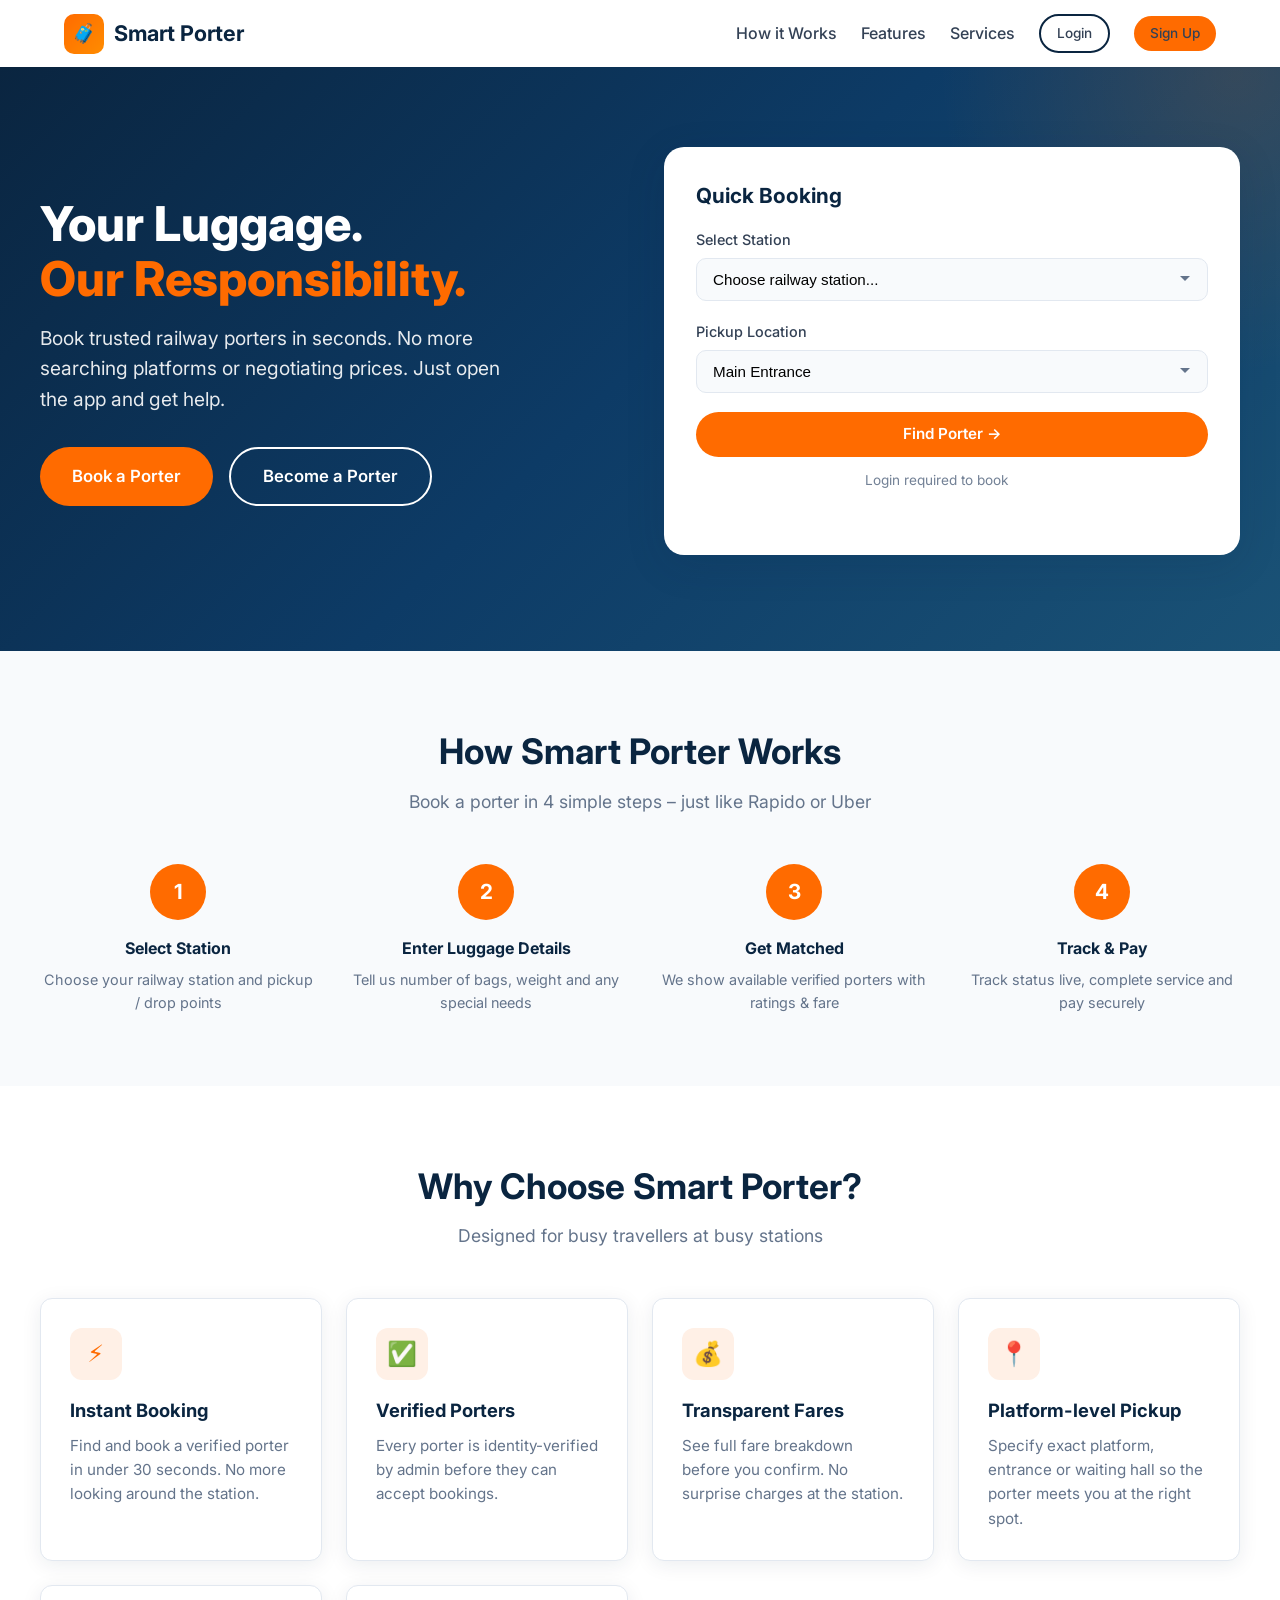
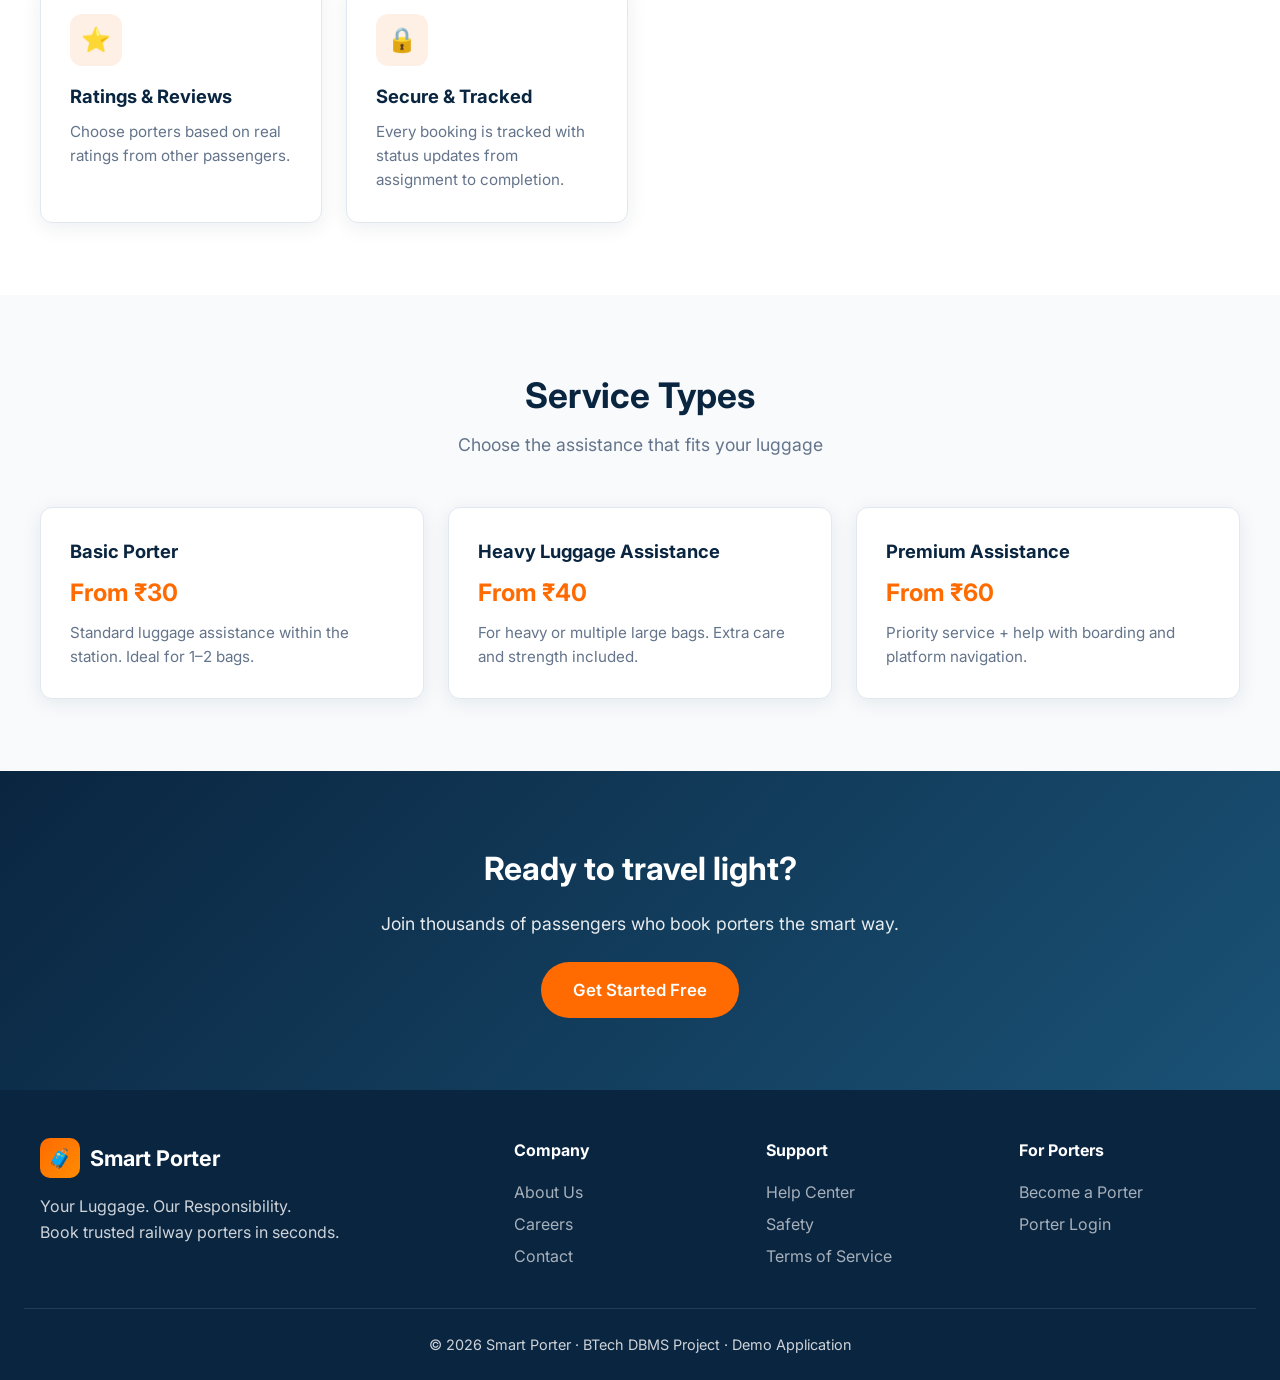
<file: frontend/index.html>
<!DOCTYPE html>
<html lang="en">
<head>
  <meta charset="UTF-8">
  <meta name="viewport" content="width=device-width, initial-scale=1.0">
  <title>Smart Porter – Book Trusted Railway Porters</title>
  <link rel="stylesheet" href="css/style.css">
  <link href="https://fonts.googleapis.com/css2?family=Inter:wght@400;500;600;700;800&display=swap" rel="stylesheet">
</head>
<body>
  <!-- Navbar -->
  <nav class="navbar">
    <div class="container">
      <a href="index.html" class="logo">
        <div class="logo-icon">🧳</div>
        <span>Smart Porter</span>
      </a>
      <ul class="nav-links">
        <li><a href="#how-it-works">How it Works</a></li>
        <li><a href="#features">Features</a></li>
        <li><a href="#services">Services</a></li>
        <li><a href="login.html" class="btn btn-outline btn-sm">Login</a></li>
        <li><a href="register.html" class="btn btn-primary btn-sm">Sign Up</a></li>
      </ul>
    </div>
  </nav>

  <!-- Hero -->
  <section class="hero">
    <div class="hero-content">
      <div>
        <h1>Your Luggage.<br><span>Our Responsibility.</span></h1>
        <p>Book trusted railway porters in seconds. No more searching platforms or negotiating prices. Just open the app and get help.</p>
        <div class="hero-buttons">
          <a href="login.html" class="btn btn-primary btn-lg">Book a Porter</a>
          <a href="register.html?role=porter" class="btn btn-outline btn-lg" style="border-color:white;color:white;">Become a Porter</a>
        </div>
      </div>
      <div class="hero-card">
        <h3>Quick Booking</h3>
        <div class="form-group">
          <label>Select Station</label>
          <select class="form-control" id="quickStation">
            <option value="">Choose railway station...</option>
            <option>New Delhi Railway Station</option>
            <option>Chhatrapati Shivaji Maharaj Terminus</option>
            <option>Chennai Central</option>
            <option>Howrah Junction</option>
            <option>Bengaluru City Junction</option>
          </select>
        </div>
        <div class="form-group">
          <label>Pickup Location</label>
          <select class="form-control">
            <option>Main Entrance</option>
            <option>Platform</option>
            <option>Parking Area</option>
            <option>Waiting Hall</option>
          </select>
        </div>
        <a href="login.html" class="btn btn-primary btn-block">Find Porter →</a>
        <p style="text-align:center;margin-top:0.8rem;font-size:0.85rem;color:#64748B;">Login required to book</p>
      </div>
    </div>
  </section>

  <!-- How it works -->
  <section class="section" id="how-it-works">
    <div class="container">
      <div class="section-title">
        <h2>How Smart Porter Works</h2>
        <p>Book a porter in 4 simple steps – just like Rapido or Uber</p>
      </div>
      <div class="steps">
        <div class="step">
          <div class="step-number">1</div>
          <h4>Select Station</h4>
          <p>Choose your railway station and pickup / drop points</p>
        </div>
        <div class="step">
          <div class="step-number">2</div>
          <h4>Enter Luggage Details</h4>
          <p>Tell us number of bags, weight and any special needs</p>
        </div>
        <div class="step">
          <div class="step-number">3</div>
          <h4>Get Matched</h4>
          <p>We show available verified porters with ratings & fare</p>
        </div>
        <div class="step">
          <div class="step-number">4</div>
          <h4>Track & Pay</h4>
          <p>Track status live, complete service and pay securely</p>
        </div>
      </div>
    </div>
  </section>

  <!-- Features -->
  <section class="section" id="features" style="background:white;">
    <div class="container">
      <div class="section-title">
        <h2>Why Choose Smart Porter?</h2>
        <p>Designed for busy travellers at busy stations</p>
      </div>
      <div class="features-grid">
        <div class="feature-card">
          <div class="feature-icon">⚡</div>
          <h3>Instant Booking</h3>
          <p>Find and book a verified porter in under 30 seconds. No more looking around the station.</p>
        </div>
        <div class="feature-card">
          <div class="feature-icon">✅</div>
          <h3>Verified Porters</h3>
          <p>Every porter is identity-verified by admin before they can accept bookings.</p>
        </div>
        <div class="feature-card">
          <div class="feature-icon">💰</div>
          <h3>Transparent Fares</h3>
          <p>See full fare breakdown before you confirm. No surprise charges at the station.</p>
        </div>
        <div class="feature-card">
          <div class="feature-icon">📍</div>
          <h3>Platform-level Pickup</h3>
          <p>Specify exact platform, entrance or waiting hall so the porter meets you at the right spot.</p>
        </div>
        <div class="feature-card">
          <div class="feature-icon">⭐</div>
          <h3>Ratings & Reviews</h3>
          <p>Choose porters based on real ratings from other passengers.</p>
        </div>
        <div class="feature-card">
          <div class="feature-icon">🔒</div>
          <h3>Secure & Tracked</h3>
          <p>Every booking is tracked with status updates from assignment to completion.</p>
        </div>
      </div>
    </div>
  </section>

  <!-- Services -->
  <section class="section" id="services">
    <div class="container">
      <div class="section-title">
        <h2>Service Types</h2>
        <p>Choose the assistance that fits your luggage</p>
      </div>
      <div class="features-grid">
        <div class="feature-card">
          <h3>Basic Porter</h3>
          <p style="font-size:1.5rem;font-weight:700;color:var(--orange);margin:0.5rem 0;">From ₹30</p>
          <p>Standard luggage assistance within the station. Ideal for 1–2 bags.</p>
        </div>
        <div class="feature-card">
          <h3>Heavy Luggage Assistance</h3>
          <p style="font-size:1.5rem;font-weight:700;color:var(--orange);margin:0.5rem 0;">From ₹40</p>
          <p>For heavy or multiple large bags. Extra care and strength included.</p>
        </div>
        <div class="feature-card">
          <h3>Premium Assistance</h3>
          <p style="font-size:1.5rem;font-weight:700;color:var(--orange);margin:0.5rem 0;">From ₹60</p>
          <p>Priority service + help with boarding and platform navigation.</p>
        </div>
      </div>
    </div>
  </section>

  <!-- CTA -->
  <section class="section" style="background:linear-gradient(135deg,var(--navy),#1A5276);color:white;text-align:center;">
    <div class="container">
      <h2 style="font-size:2rem;margin-bottom:1rem;">Ready to travel light?</h2>
      <p style="opacity:0.9;margin-bottom:1.5rem;font-size:1.1rem;">Join thousands of passengers who book porters the smart way.</p>
      <a href="register.html" class="btn btn-primary btn-lg">Get Started Free</a>
    </div>
  </section>

  <!-- Footer -->
  <footer class="footer">
    <div class="footer-grid">
      <div>
        <div class="logo" style="color:white;margin-bottom:1rem;">
          <div class="logo-icon">🧳</div>
          <span>Smart Porter</span>
        </div>
        <p>Your Luggage. Our Responsibility.<br>Book trusted railway porters in seconds.</p>
      </div>
      <div>
        <h4>Company</h4>
        <a href="#">About Us</a>
        <a href="#">Careers</a>
        <a href="#">Contact</a>
      </div>
      <div>
        <h4>Support</h4>
        <a href="#">Help Center</a>
        <a href="#">Safety</a>
        <a href="#">Terms of Service</a>
      </div>
      <div>
        <h4>For Porters</h4>
        <a href="register.html?role=porter">Become a Porter</a>
        <a href="login.html">Porter Login</a>
      </div>
    </div>
    <div class="footer-bottom">
      © 2026 Smart Porter · BTech DBMS Project · Demo Application
    </div>
  </footer>
</body>
</html>
</file>
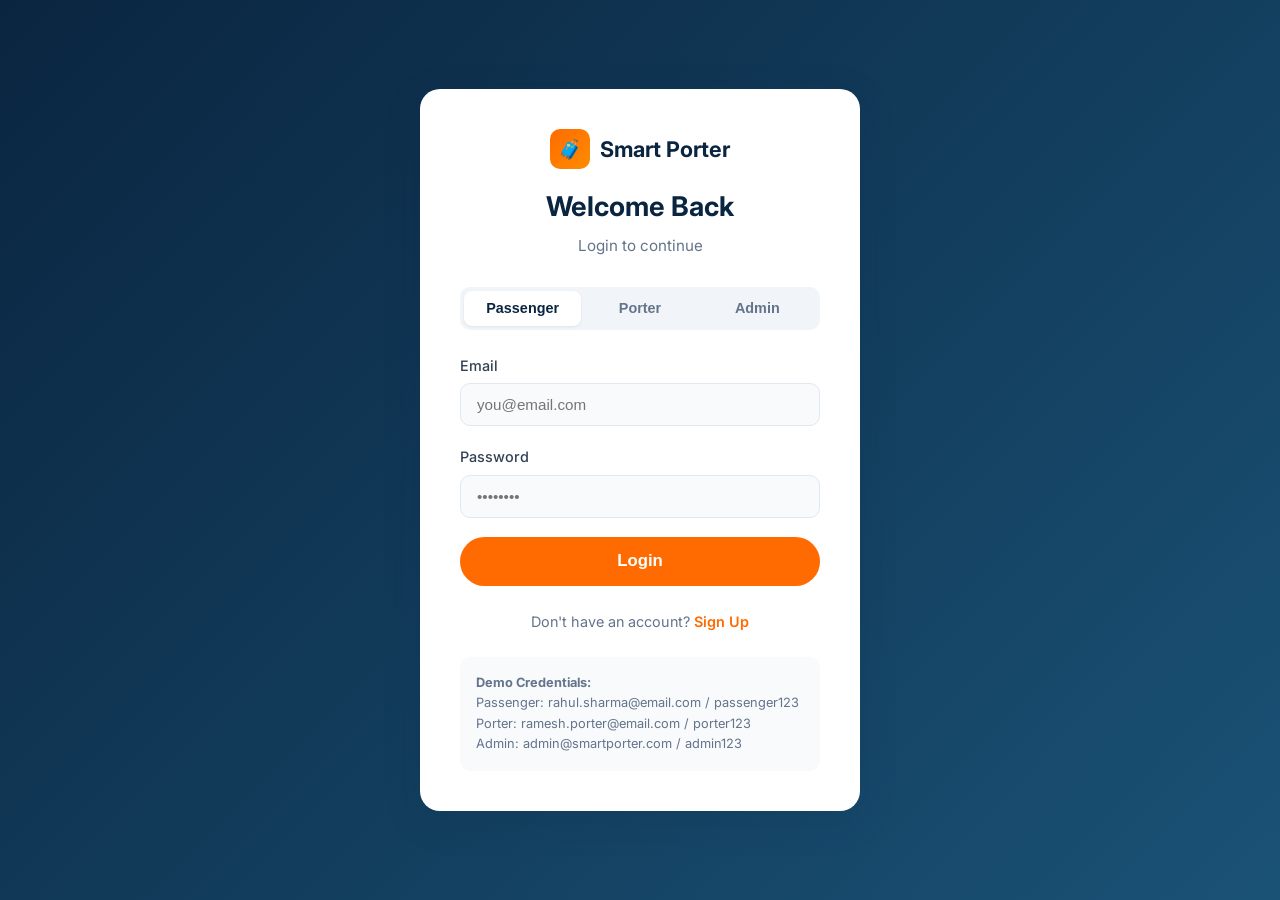
<file: frontend/login.html>
<!DOCTYPE html>
<html lang="en">
<head>
  <meta charset="UTF-8">
  <meta name="viewport" content="width=device-width, initial-scale=1.0">
  <title>Login – Smart Porter</title>
  <link rel="stylesheet" href="css/style.css">
  <link href="https://fonts.googleapis.com/css2?family=Inter:wght@400;500;600;700&display=swap" rel="stylesheet">
</head>
<body>
  <div class="auth-page">
    <div class="auth-card">
      <div style="text-align:center;margin-bottom:1rem;">
        <div class="logo" style="justify-content:center;">
          <div class="logo-icon">🧳</div>
          <span>Smart Porter</span>
        </div>
      </div>
      <h2>Welcome Back</h2>
      <p class="subtitle">Login to continue</p>

      <div class="role-tabs">
        <button type="button" class="role-tab active" data-role="PASSENGER">Passenger</button>
        <button type="button" class="role-tab" data-role="PORTER">Porter</button>
        <button type="button" class="role-tab" data-role="ADMIN">Admin</button>
      </div>

      <div id="alertBox"></div>

      <form id="loginForm">
        <input type="hidden" id="role" name="role" value="PASSENGER">
        <div class="form-group">
          <label>Email</label>
          <input type="email" class="form-control" id="email" name="email" required placeholder="you@email.com">
        </div>
        <div class="form-group">
          <label>Password</label>
          <input type="password" class="form-control" id="password" name="password" required placeholder="••••••••">
        </div>
        <button type="submit" class="btn btn-primary btn-block btn-lg">Login</button>
      </form>

      <p style="text-align:center;margin-top:1.5rem;font-size:0.9rem;color:var(--gray-500);">
        Don't have an account? <a href="register.html" style="color:var(--orange);font-weight:600;">Sign Up</a>
      </p>

      <div style="margin-top:1.5rem;padding:1rem;background:var(--gray-50);border-radius:10px;font-size:0.8rem;color:var(--gray-500);">
        <strong>Demo Credentials:</strong><br>
        Passenger: rahul.sharma@email.com / passenger123<br>
        Porter: ramesh.porter@email.com / porter123<br>
        Admin: admin@smartporter.com / admin123
      </div>
    </div>
  </div>

  <script>
    // Role tabs
    document.querySelectorAll('.role-tab').forEach(tab => {
      tab.addEventListener('click', () => {
        document.querySelectorAll('.role-tab').forEach(t => t.classList.remove('active'));
        tab.classList.add('active');
        document.getElementById('role').value = tab.dataset.role;
      });
    });

    document.getElementById('loginForm').addEventListener('submit', async (e) => {
      e.preventDefault();
      const alertBox = document.getElementById('alertBox');
      alertBox.innerHTML = '';

      const formData = new FormData();
      formData.append('email', document.getElementById('email').value);
      formData.append('password', document.getElementById('password').value);
      formData.append('role', document.getElementById('role').value);

      try {
        const res = await fetch('../login', { method: 'POST', body: formData });
        const data = await res.json();
        if (data.success) {
          alertBox.innerHTML = '<div class="alert alert-success">Login successful! Redirecting...</div>';
          // Store basic info for frontend (session is on server)
          sessionStorage.setItem('role', data.role);
          sessionStorage.setItem('name', data.name);
          setTimeout(() => {
            window.location.href = data.redirect || 'index.html';
          }, 800);
        } else {
          alertBox.innerHTML = '<div class="alert alert-danger">' + (data.message || 'Login failed') + '</div>';
        }
      } catch (err) {
        // Fallback for demo without backend
        const email = document.getElementById('email').value;
        const pass = document.getElementById('password').value;
        const role = document.getElementById('role').value;
        if ((email === 'admin@smartporter.com' && pass === 'admin123' && role === 'ADMIN') ||
            (email.includes('porter') && pass === 'porter123' && role === 'PORTER') ||
            (pass === 'passenger123' && role === 'PASSENGER')) {
          sessionStorage.setItem('role', role);
          sessionStorage.setItem('name', email.split('@')[0]);
          sessionStorage.setItem('demo', 'true');
          let redirect = 'passenger-dashboard.html';
          if (role === 'PORTER') redirect = 'porter-dashboard.html';
          if (role === 'ADMIN') redirect = 'admin-dashboard.html';
          alertBox.innerHTML = '<div class="alert alert-success">Demo login successful!</div>';
          setTimeout(() => window.location.href = redirect, 600);
        } else {
          alertBox.innerHTML = '<div class="alert alert-danger">Invalid credentials or server offline. Use demo credentials.</div>';
        }
      }
    });
  </script>
</body>
</html>
</file>
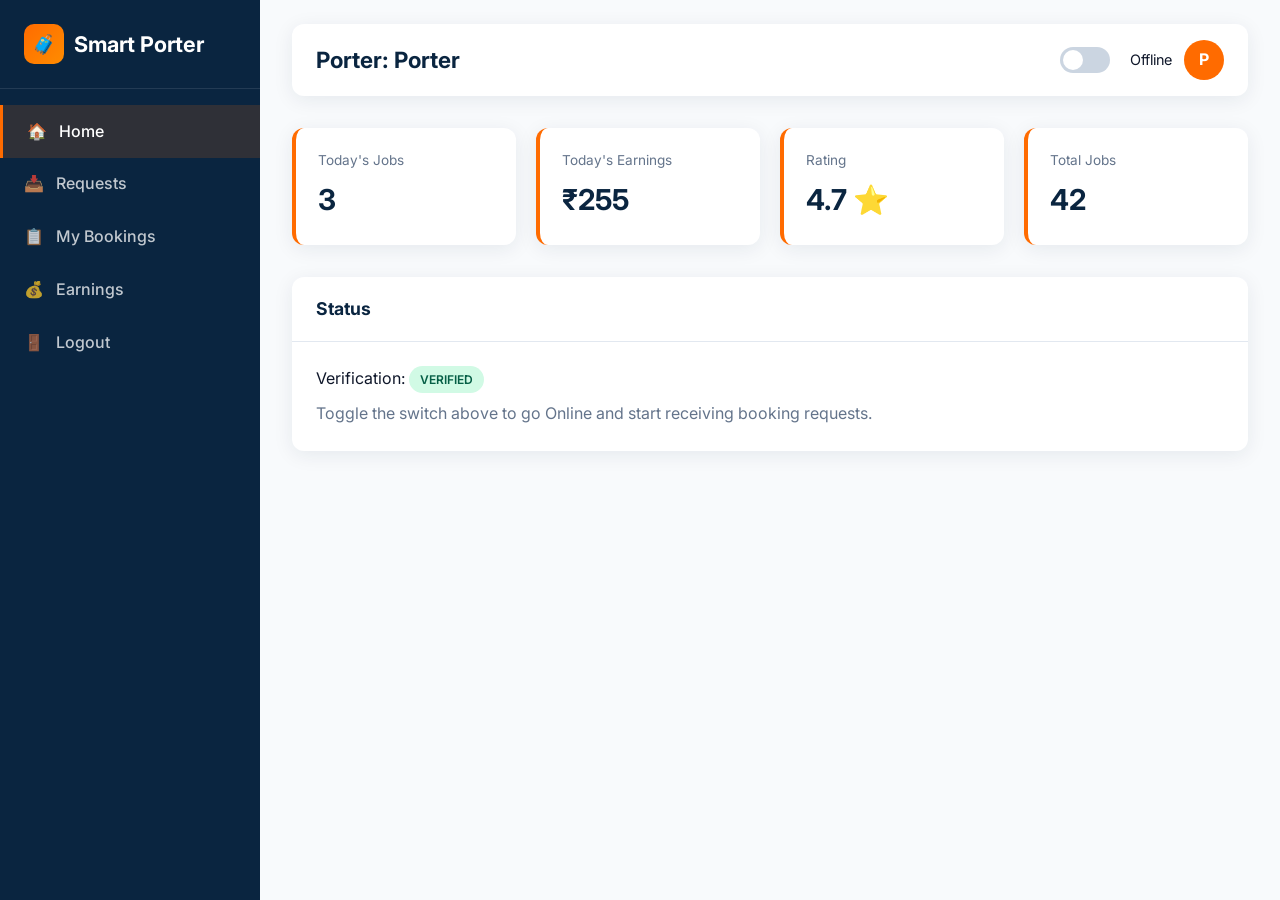
<file: frontend/porter-dashboard.html>
<!DOCTYPE html>
<html lang="en">
<head>
  <meta charset="UTF-8">
  <meta name="viewport" content="width=device-width, initial-scale=1.0">
  <title>Porter Dashboard – Smart Porter</title>
  <link rel="stylesheet" href="css/style.css">
  <link href="https://fonts.googleapis.com/css2?family=Inter:wght@400;500;600;700&display=swap" rel="stylesheet">
</head>
<body>
  <div class="dashboard">
    <aside class="sidebar">
      <div class="logo">
        <div class="logo-icon">🧳</div>
        <span>Smart Porter</span>
      </div>
      <ul class="sidebar-menu">
        <li><a href="#" class="active" data-sec="home">🏠 <span>Home</span></a></li>
        <li><a href="#" data-sec="requests">📥 <span>Requests</span></a></li>
        <li><a href="#" data-sec="mybookings">📋 <span>My Bookings</span></a></li>
        <li><a href="#" data-sec="earnings">💰 <span>Earnings</span></a></li>
        <li><a href="logout" onclick="sessionStorage.clear();">🚪 <span>Logout</span></a></li>
      </ul>
    </aside>

    <main class="main-content">
      <div class="topbar">
        <h1>Porter: <span id="userName">—</span></h1>
        <div class="user-info">
          <label class="toggle-switch" title="Go Online/Offline">
            <input type="checkbox" id="availToggle">
            <span class="toggle-slider"></span>
          </label>
          <span id="availText" style="font-size:0.9rem;margin-left:0.5rem;">Offline</span>
          <div class="avatar" id="avatar">P</div>
        </div>
      </div>

      <div id="homeSec">
        <div class="stats-grid">
          <div class="stat-card"><div class="label">Today's Jobs</div><div class="value" id="statToday">3</div></div>
          <div class="stat-card"><div class="label">Today's Earnings</div><div class="value" id="statEarn">₹255</div></div>
          <div class="stat-card"><div class="label">Rating</div><div class="value" id="statRating">4.7 ⭐</div></div>
          <div class="stat-card"><div class="label">Total Jobs</div><div class="value" id="statTotal">42</div></div>
        </div>
        <div class="card">
          <div class="card-header"><h3>Status</h3></div>
          <div class="card-body">
            <p id="verStatus">Verification: <span class="badge badge-success">VERIFIED</span></p>
            <p style="margin-top:0.5rem;color:var(--gray-500);">Toggle the switch above to go Online and start receiving booking requests.</p>
          </div>
        </div>
      </div>

      <div id="requestsSec" class="hidden">
        <div class="card">
          <div class="card-header"><h3>Incoming Requests</h3></div>
          <div class="card-body" id="requestsList">
            <p style="color:var(--gray-500);">No pending requests. Stay online to receive bookings.</p>
          </div>
        </div>
      </div>

      <div id="mybookingsSec" class="hidden">
        <div class="card">
          <div class="card-header"><h3>My Bookings</h3></div>
          <div class="card-body" style="padding:0;">
            <table class="table">
              <thead><tr><th>Code</th><th>Passenger</th><th>Route</th><th>Status</th><th>Fare</th><th>Action</th></tr></thead>
              <tbody id="myBookingsBody"></tbody>
            </table>
          </div>
        </div>
      </div>

      <div id="earningsSec" class="hidden">
        <div class="card">
          <div class="card-header"><h3>Earnings Summary</h3></div>
          <div class="card-body">
            <div class="stats-grid">
              <div class="stat-card"><div class="label">Total Earnings</div><div class="value">₹2,450</div></div>
              <div class="stat-card"><div class="label">This Week</div><div class="value">₹680</div></div>
              <div class="stat-card"><div class="label">Completed Jobs</div><div class="value">42</div></div>
            </div>
          </div>
        </div>
      </div>
    </main>
  </div>

  <script>
    const name = sessionStorage.getItem('name') || 'Porter';
    document.getElementById('userName').textContent = name;
    document.getElementById('avatar').textContent = name.charAt(0).toUpperCase();

    document.getElementById('availToggle').addEventListener('change', function() {
      document.getElementById('availText').textContent = this.checked ? 'Online' : 'Offline';
      const fd = new FormData();
      fd.append('action', 'toggleAvailability');
      fetch('../api/porter', { method: 'POST', body: fd }).catch(()=>{});
    });

    // Demo requests
    const demoRequests = [
      { bookingId: 18, bookingCode: 'SP20261120018', passengerName: 'Kavita Nair', pickupLocation: 'Platform 1-2', dropLocation: 'Platform 5-6', estimatedFare: 50, numberOfBags: 2, serviceName: 'Basic Porter' }
    ];

    function renderRequests(list) {
      const el = document.getElementById('requestsList');
      if (!list.length) {
        el.innerHTML = '<p style="color:var(--gray-500);">No pending requests.</p>';
        return;
      }
      let html = '';
      list.forEach(b => {
        html += `<div class="porter-card" style="cursor:default;">
          <div style="flex:1;">
            <strong>${b.bookingCode}</strong> · ${b.passengerName}<br>
            <span style="font-size:0.85rem;color:var(--gray-500);">${b.pickupLocation} → ${b.dropLocation} · ${b.numberOfBags} bags · ₹${b.estimatedFare}</span>
          </div>
          <button class="btn btn-primary btn-sm" onclick="acceptBooking(${b.bookingId})">Accept</button>
        </div>`;
      });
      el.innerHTML = html;
    }

    function acceptBooking(id) {
      const fd = new FormData();
      fd.append('action', 'accept');
      fd.append('bookingId', id);
      fetch('../api/porter', { method: 'POST', body: fd })
        .then(r => r.json())
        .then(d => alert(d.message || (d.success ? 'Accepted!' : 'Failed')))
        .catch(() => alert('Accepted (demo mode)'));
      renderRequests([]);
    }

    // Navigation
    document.querySelectorAll('[data-sec]').forEach(a => {
      a.addEventListener('click', e => {
        e.preventDefault();
        document.querySelectorAll('.sidebar-menu a').forEach(x => x.classList.remove('active'));
        a.classList.add('active');
        ['home','requests','mybookings','earnings'].forEach(s => {
          document.getElementById(s + 'Sec').classList.add('hidden');
        });
        document.getElementById(a.dataset.sec + 'Sec').classList.remove('hidden');
        if (a.dataset.sec === 'requests') {
          fetch('../api/porter/requests').then(r=>r.json()).then(d => {
            if (d.success) renderRequests(d.bookings);
            else renderRequests(demoRequests);
          }).catch(() => renderRequests(demoRequests));
        }
      });
    });
  </script>
</body>
</html>
</file>
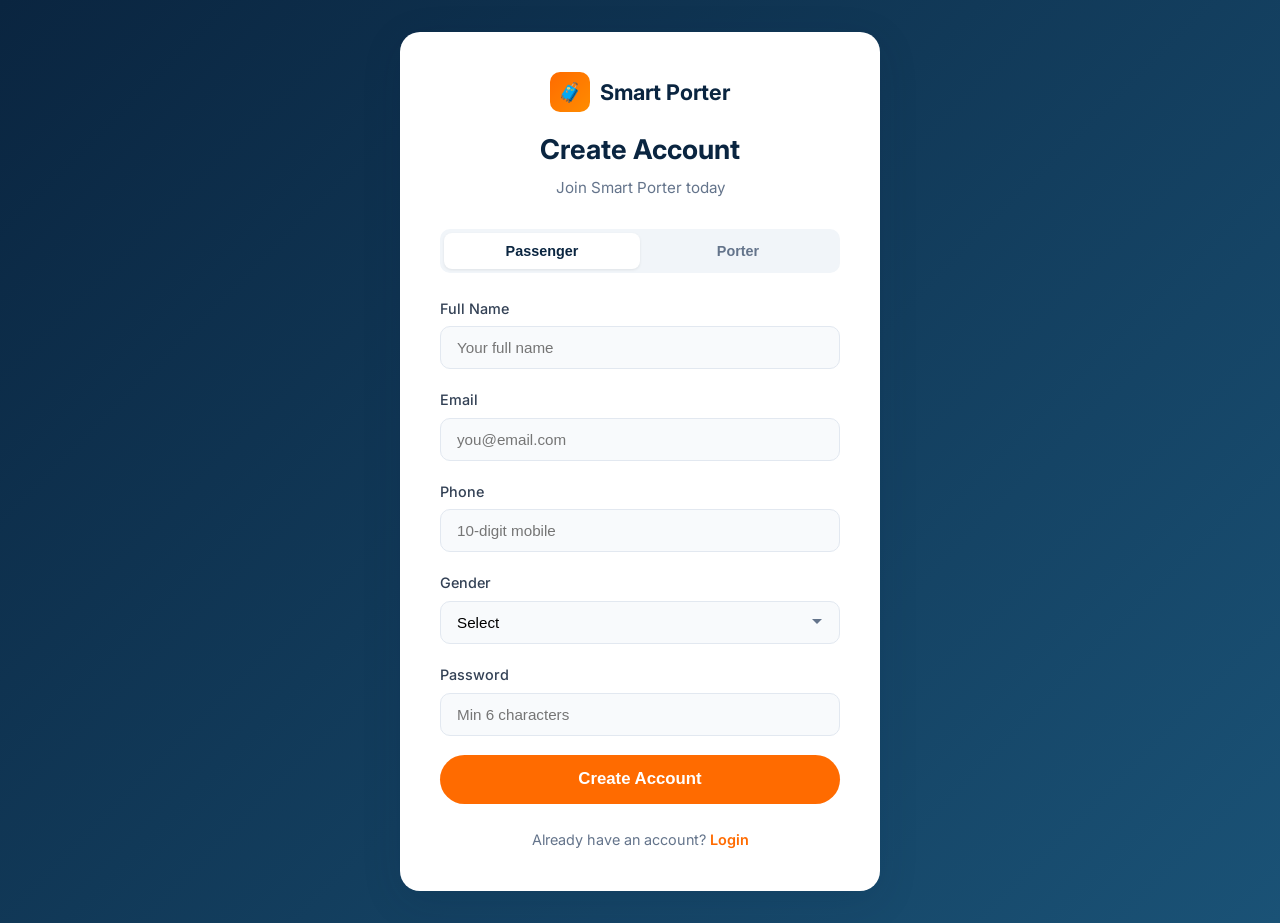
<file: frontend/register.html>
<!DOCTYPE html>
<html lang="en">
<head>
  <meta charset="UTF-8">
  <meta name="viewport" content="width=device-width, initial-scale=1.0">
  <title>Register – Smart Porter</title>
  <link rel="stylesheet" href="css/style.css">
  <link href="https://fonts.googleapis.com/css2?family=Inter:wght@400;500;600;700&display=swap" rel="stylesheet">
</head>
<body>
  <div class="auth-page">
    <div class="auth-card" style="max-width:480px;">
      <div style="text-align:center;margin-bottom:1rem;">
        <div class="logo" style="justify-content:center;">
          <div class="logo-icon">🧳</div>
          <span>Smart Porter</span>
        </div>
      </div>
      <h2>Create Account</h2>
      <p class="subtitle">Join Smart Porter today</p>

      <div class="role-tabs">
        <button type="button" class="role-tab active" data-role="PASSENGER">Passenger</button>
        <button type="button" class="role-tab" data-role="PORTER">Porter</button>
      </div>

      <div id="alertBox"></div>

      <form id="registerForm">
        <input type="hidden" id="role" name="role" value="PASSENGER">
        <div class="form-group">
          <label>Full Name</label>
          <input type="text" class="form-control" id="fullName" required placeholder="Your full name">
        </div>
        <div class="form-group">
          <label>Email</label>
          <input type="email" class="form-control" id="email" required placeholder="you@email.com">
        </div>
        <div class="form-group">
          <label>Phone</label>
          <input type="tel" class="form-control" id="phone" required placeholder="10-digit mobile">
        </div>
        <div class="form-group" id="genderGroup">
          <label>Gender</label>
          <select class="form-control" id="gender">
            <option value="">Select</option>
            <option>Male</option>
            <option>Female</option>
            <option>Other</option>
          </select>
        </div>
        <div class="form-group hidden" id="experienceGroup">
          <label>Years of Experience</label>
          <input type="number" class="form-control" id="experience" min="0" max="40" placeholder="e.g. 5">
        </div>
        <div class="form-group">
          <label>Password</label>
          <input type="password" class="form-control" id="password" required minlength="6" placeholder="Min 6 characters">
        </div>
        <button type="submit" class="btn btn-primary btn-block btn-lg">Create Account</button>
      </form>

      <p style="text-align:center;margin-top:1.5rem;font-size:0.9rem;color:var(--gray-500);">
        Already have an account? <a href="login.html" style="color:var(--orange);font-weight:600;">Login</a>
      </p>
    </div>
  </div>

  <script>
    const urlParams = new URLSearchParams(window.location.search);
    if (urlParams.get('role') === 'porter') {
      document.querySelectorAll('.role-tab').forEach(t => t.classList.remove('active'));
      document.querySelector('[data-role="PORTER"]').classList.add('active');
      document.getElementById('role').value = 'PORTER';
      document.getElementById('genderGroup').classList.add('hidden');
      document.getElementById('experienceGroup').classList.remove('hidden');
    }

    document.querySelectorAll('.role-tab').forEach(tab => {
      tab.addEventListener('click', () => {
        document.querySelectorAll('.role-tab').forEach(t => t.classList.remove('active'));
        tab.classList.add('active');
        document.getElementById('role').value = tab.dataset.role;
        if (tab.dataset.role === 'PORTER') {
          document.getElementById('genderGroup').classList.add('hidden');
          document.getElementById('experienceGroup').classList.remove('hidden');
        } else {
          document.getElementById('genderGroup').classList.remove('hidden');
          document.getElementById('experienceGroup').classList.add('hidden');
        }
      });
    });

    document.getElementById('registerForm').addEventListener('submit', async (e) => {
      e.preventDefault();
      const alertBox = document.getElementById('alertBox');
      const formData = new FormData();
      formData.append('role', document.getElementById('role').value);
      formData.append('fullName', document.getElementById('fullName').value);
      formData.append('email', document.getElementById('email').value);
      formData.append('phone', document.getElementById('phone').value);
      formData.append('password', document.getElementById('password').value);
      formData.append('gender', document.getElementById('gender').value);
      formData.append('experience', document.getElementById('experience').value || '0');

      try {
        const res = await fetch('../register', { method: 'POST', body: formData });
        const data = await res.json();
        if (data.success) {
          alertBox.innerHTML = '<div class="alert alert-success">' + data.message + '</div>';
          setTimeout(() => window.location.href = 'login.html', 1500);
        } else {
          alertBox.innerHTML = '<div class="alert alert-danger">' + data.message + '</div>';
        }
      } catch (err) {
        alertBox.innerHTML = '<div class="alert alert-info">Demo mode: Registration would be saved to database when backend is running. Please login with demo credentials.</div>';
      }
    });
  </script>
</body>
</html>
</file>
<file: frontend/css/style.css>
/* ============================================================
   SMART PORTER - Modern Professional Styles
   Inspired by Rapido / Uber
   Palette: Dark Navy #0A2540 | Bright Orange #FF6B00 | White
   ============================================================ */

:root {
  --navy: #0A2540;
  --navy-light: #1A3A5C;
  --orange: #FF6B00;
  --orange-hover: #E55F00;
  --orange-light: #FFF0E6;
  --white: #FFFFFF;
  --gray-50: #F8FAFC;
  --gray-100: #F1F5F9;
  --gray-200: #E2E8F0;
  --gray-300: #CBD5E1;
  --gray-500: #64748B;
  --gray-700: #334155;
  --gray-900: #0F172A;
  --success: #10B981;
  --danger: #EF4444;
  --warning: #F59E0B;
  --radius: 12px;
  --shadow: 0 4px 20px rgba(10, 37, 64, 0.08);
  --shadow-lg: 0 10px 40px rgba(10, 37, 64, 0.12);
  --transition: all 0.25s ease;
}

* {
  margin: 0;
  padding: 0;
  box-sizing: border-box;
}

body {
  font-family: 'Inter', 'Segoe UI', system-ui, -apple-system, sans-serif;
  background: var(--gray-50);
  color: var(--gray-900);
  line-height: 1.6;
  min-height: 100vh;
}

a { text-decoration: none; color: inherit; }
img { max-width: 100%; }

/* ---------- Navbar ---------- */
.navbar {
  background: var(--white);
  box-shadow: 0 1px 3px rgba(0,0,0,0.06);
  padding: 0.85rem 0;
  position: sticky;
  top: 0;
  z-index: 1000;
}

.navbar .container {
  display: flex;
  align-items: center;
  justify-content: space-between;
  max-width: 1200px;
  margin: 0 auto;
  padding: 0 1.5rem;
}

.logo {
  display: flex;
  align-items: center;
  gap: 0.6rem;
  font-weight: 700;
  font-size: 1.35rem;
  color: var(--navy);
}

.logo-icon {
  width: 40px;
  height: 40px;
  background: linear-gradient(135deg, var(--orange), #FF8C00);
  border-radius: 10px;
  display: flex;
  align-items: center;
  justify-content: center;
  color: white;
  font-size: 1.2rem;
}

.nav-links {
  display: flex;
  align-items: center;
  gap: 1.5rem;
  list-style: none;
}

.nav-links a {
  font-weight: 500;
  color: var(--gray-700);
  transition: var(--transition);
}

.nav-links a:hover { color: var(--orange); }

.btn {
  display: inline-flex;
  align-items: center;
  justify-content: center;
  gap: 0.4rem;
  padding: 0.65rem 1.4rem;
  border-radius: 50px;
  font-weight: 600;
  font-size: 0.95rem;
  border: none;
  cursor: pointer;
  transition: var(--transition);
}

.btn-primary {
  background: var(--orange);
  color: white;
}

.btn-primary:hover {
  background: var(--orange-hover);
  transform: translateY(-1px);
  box-shadow: 0 4px 12px rgba(255, 107, 0, 0.35);
}

.btn-outline {
  background: transparent;
  border: 2px solid var(--navy);
  color: var(--navy);
}

.btn-outline:hover {
  background: var(--navy);
  color: white;
}

.btn-navy {
  background: var(--navy);
  color: white;
}

.btn-navy:hover { background: var(--navy-light); }

.btn-sm { padding: 0.4rem 1rem; font-size: 0.85rem; }
.btn-lg { padding: 0.9rem 2rem; font-size: 1.05rem; }
.btn-block { width: 100%; }

/* ---------- Hero ---------- */
.hero {
  background: linear-gradient(135deg, var(--navy) 0%, #0D3B66 50%, #1A5276 100%);
  color: white;
  padding: 5rem 1.5rem 6rem;
  position: relative;
  overflow: hidden;
}

.hero::before {
  content: '';
  position: absolute;
  top: -50%;
  right: -20%;
  width: 600px;
  height: 600px;
  background: radial-gradient(circle, rgba(255,107,0,0.15) 0%, transparent 70%);
  border-radius: 50%;
}

.hero-content {
  max-width: 1200px;
  margin: 0 auto;
  display: grid;
  grid-template-columns: 1fr 1fr;
  gap: 3rem;
  align-items: center;
  position: relative;
  z-index: 1;
}

.hero h1 {
  font-size: 3rem;
  font-weight: 800;
  line-height: 1.15;
  margin-bottom: 1rem;
}

.hero h1 span { color: var(--orange); }

.hero p {
  font-size: 1.2rem;
  opacity: 0.9;
  margin-bottom: 2rem;
  max-width: 480px;
}

.hero-buttons {
  display: flex;
  gap: 1rem;
  flex-wrap: wrap;
}

.hero-card {
  background: white;
  border-radius: 20px;
  padding: 2rem;
  color: var(--gray-900);
  box-shadow: var(--shadow-lg);
}

.hero-card h3 {
  font-size: 1.3rem;
  margin-bottom: 1rem;
  color: var(--navy);
}

/* ---------- Sections ---------- */
.section {
  padding: 4.5rem 1.5rem;
}

.section-title {
  text-align: center;
  margin-bottom: 3rem;
}

.section-title h2 {
  font-size: 2.2rem;
  font-weight: 700;
  color: var(--navy);
  margin-bottom: 0.5rem;
}

.section-title p {
  color: var(--gray-500);
  font-size: 1.1rem;
}

.container {
  max-width: 1200px;
  margin: 0 auto;
}

/* ---------- Feature Cards ---------- */
.features-grid {
  display: grid;
  grid-template-columns: repeat(auto-fit, minmax(260px, 1fr));
  gap: 1.5rem;
}

.feature-card {
  background: white;
  border-radius: var(--radius);
  padding: 1.8rem;
  box-shadow: var(--shadow);
  transition: var(--transition);
  border: 1px solid var(--gray-200);
}

.feature-card:hover {
  transform: translateY(-4px);
  box-shadow: var(--shadow-lg);
  border-color: var(--orange-light);
}

.feature-icon {
  width: 52px;
  height: 52px;
  background: var(--orange-light);
  border-radius: 12px;
  display: flex;
  align-items: center;
  justify-content: center;
  font-size: 1.5rem;
  margin-bottom: 1rem;
  color: var(--orange);
}

.feature-card h3 {
  font-size: 1.15rem;
  margin-bottom: 0.5rem;
  color: var(--navy);
}

.feature-card p {
  color: var(--gray-500);
  font-size: 0.95rem;
}

/* ---------- How it works ---------- */
.steps {
  display: grid;
  grid-template-columns: repeat(auto-fit, minmax(200px, 1fr));
  gap: 2rem;
  counter-reset: step;
}

.step {
  text-align: center;
  position: relative;
}

.step-number {
  width: 56px;
  height: 56px;
  background: var(--orange);
  color: white;
  border-radius: 50%;
  display: flex;
  align-items: center;
  justify-content: center;
  font-weight: 700;
  font-size: 1.3rem;
  margin: 0 auto 1rem;
}

.step h4 {
  color: var(--navy);
  margin-bottom: 0.4rem;
}

.step p { color: var(--gray-500); font-size: 0.9rem; }

/* ---------- Auth Pages ---------- */
.auth-page {
  min-height: 100vh;
  display: flex;
  align-items: center;
  justify-content: center;
  background: linear-gradient(135deg, var(--navy) 0%, #1A5276 100%);
  padding: 2rem;
}

.auth-card {
  background: white;
  border-radius: 20px;
  padding: 2.5rem;
  width: 100%;
  max-width: 440px;
  box-shadow: var(--shadow-lg);
}

.auth-card h2 {
  text-align: center;
  color: var(--navy);
  margin-bottom: 0.3rem;
  font-size: 1.7rem;
}

.auth-card .subtitle {
  text-align: center;
  color: var(--gray-500);
  margin-bottom: 1.8rem;
  font-size: 0.95rem;
}

.form-group {
  margin-bottom: 1.2rem;
}

.form-group label {
  display: block;
  font-weight: 500;
  margin-bottom: 0.4rem;
  color: var(--gray-700);
  font-size: 0.9rem;
}

.form-control {
  width: 100%;
  padding: 0.75rem 1rem;
  border: 1.5px solid var(--gray-200);
  border-radius: 10px;
  font-size: 0.95rem;
  transition: var(--transition);
  background: var(--gray-50);
}

.form-control:focus {
  outline: none;
  border-color: var(--orange);
  background: white;
  box-shadow: 0 0 0 3px rgba(255, 107, 0, 0.12);
}

select.form-control {
  appearance: none;
  background-image: url("data:image/svg+xml,%3Csvg xmlns='http://www.w3.org/2000/svg' width='12' height='12' viewBox='0 0 12 12'%3E%3Cpath fill='%2364748B' d='M6 8L1 3h10z'/%3E%3C/svg%3E");
  background-repeat: no-repeat;
  background-position: right 1rem center;
  padding-right: 2.5rem;
}

.role-tabs {
  display: flex;
  background: var(--gray-100);
  border-radius: 10px;
  padding: 4px;
  margin-bottom: 1.5rem;
}

.role-tab {
  flex: 1;
  text-align: center;
  padding: 0.6rem;
  border-radius: 8px;
  cursor: pointer;
  font-weight: 600;
  font-size: 0.9rem;
  color: var(--gray-500);
  transition: var(--transition);
  border: none;
  background: transparent;
}

.role-tab.active {
  background: white;
  color: var(--navy);
  box-shadow: 0 1px 3px rgba(0,0,0,0.08);
}

.alert {
  padding: 0.85rem 1rem;
  border-radius: 10px;
  margin-bottom: 1rem;
  font-size: 0.9rem;
}

.alert-success { background: #D1FAE5; color: #065F46; }
.alert-danger { background: #FEE2E2; color: #991B1B; }
.alert-info { background: #DBEAFE; color: #1E40AF; }

/* ---------- Dashboard Layout ---------- */
.dashboard {
  display: flex;
  min-height: 100vh;
}

.sidebar {
  width: 260px;
  background: var(--navy);
  color: white;
  padding: 1.5rem 0;
  position: fixed;
  height: 100vh;
  overflow-y: auto;
}

.sidebar .logo {
  padding: 0 1.5rem 1.5rem;
  border-bottom: 1px solid rgba(255,255,255,0.1);
  margin-bottom: 1rem;
  color: white;
}

.sidebar-menu {
  list-style: none;
}

.sidebar-menu a {
  display: flex;
  align-items: center;
  gap: 0.75rem;
  padding: 0.85rem 1.5rem;
  color: rgba(255,255,255,0.75);
  transition: var(--transition);
  font-weight: 500;
}

.sidebar-menu a:hover,
.sidebar-menu a.active {
  background: rgba(255,107,0,0.15);
  color: white;
  border-left: 3px solid var(--orange);
}

.main-content {
  flex: 1;
  margin-left: 260px;
  padding: 1.5rem 2rem;
}

.topbar {
  display: flex;
  justify-content: space-between;
  align-items: center;
  margin-bottom: 2rem;
  background: white;
  padding: 1rem 1.5rem;
  border-radius: var(--radius);
  box-shadow: var(--shadow);
}

.topbar h1 {
  font-size: 1.4rem;
  color: var(--navy);
}

.user-info {
  display: flex;
  align-items: center;
  gap: 0.75rem;
}

.avatar {
  width: 40px;
  height: 40px;
  border-radius: 50%;
  background: var(--orange);
  color: white;
  display: flex;
  align-items: center;
  justify-content: center;
  font-weight: 700;
}

/* ---------- Stats Cards ---------- */
.stats-grid {
  display: grid;
  grid-template-columns: repeat(auto-fit, minmax(200px, 1fr));
  gap: 1.25rem;
  margin-bottom: 2rem;
}

.stat-card {
  background: white;
  border-radius: var(--radius);
  padding: 1.4rem;
  box-shadow: var(--shadow);
  border-left: 4px solid var(--orange);
}

.stat-card .label {
  font-size: 0.85rem;
  color: var(--gray-500);
  margin-bottom: 0.3rem;
}

.stat-card .value {
  font-size: 1.8rem;
  font-weight: 700;
  color: var(--navy);
}

/* ---------- Cards & Tables ---------- */
.card {
  background: white;
  border-radius: var(--radius);
  box-shadow: var(--shadow);
  margin-bottom: 1.5rem;
  overflow: hidden;
}

.card-header {
  padding: 1.1rem 1.5rem;
  border-bottom: 1px solid var(--gray-200);
  display: flex;
  justify-content: space-between;
  align-items: center;
}

.card-header h3 {
  font-size: 1.1rem;
  color: var(--navy);
}

.card-body { padding: 1.5rem; }

.table {
  width: 100%;
  border-collapse: collapse;
}

.table th, .table td {
  padding: 0.9rem 1rem;
  text-align: left;
  border-bottom: 1px solid var(--gray-200);
}

.table th {
  background: var(--gray-50);
  font-weight: 600;
  color: var(--gray-700);
  font-size: 0.85rem;
  text-transform: uppercase;
  letter-spacing: 0.03em;
}

.table tr:hover { background: var(--gray-50); }

.badge {
  display: inline-block;
  padding: 0.25rem 0.7rem;
  border-radius: 50px;
  font-size: 0.75rem;
  font-weight: 600;
}

.badge-success { background: #D1FAE5; color: #065F46; }
.badge-warning { background: #FEF3C7; color: #92400E; }
.badge-danger { background: #FEE2E2; color: #991B1B; }
.badge-info { background: #DBEAFE; color: #1E40AF; }
.badge-primary { background: var(--orange-light); color: var(--orange); }

/* ---------- Booking Flow ---------- */
.booking-wizard {
  max-width: 700px;
  margin: 0 auto;
}

.wizard-steps {
  display: flex;
  justify-content: space-between;
  margin-bottom: 2rem;
  position: relative;
}

.wizard-steps::before {
  content: '';
  position: absolute;
  top: 18px;
  left: 10%;
  right: 10%;
  height: 3px;
  background: var(--gray-200);
  z-index: 0;
}

.wizard-step {
  text-align: center;
  position: relative;
  z-index: 1;
  flex: 1;
}

.wizard-step .circle {
  width: 36px;
  height: 36px;
  border-radius: 50%;
  background: var(--gray-200);
  color: var(--gray-500);
  display: flex;
  align-items: center;
  justify-content: center;
  margin: 0 auto 0.4rem;
  font-weight: 700;
  font-size: 0.9rem;
}

.wizard-step.active .circle,
.wizard-step.done .circle {
  background: var(--orange);
  color: white;
}

.wizard-step span {
  font-size: 0.8rem;
  color: var(--gray-500);
}

.wizard-step.active span { color: var(--navy); font-weight: 600; }

.fare-box {
  background: var(--orange-light);
  border-radius: var(--radius);
  padding: 1.2rem;
  margin: 1rem 0;
}

.fare-box .total {
  font-size: 1.8rem;
  font-weight: 700;
  color: var(--orange);
}

.porter-card {
  display: flex;
  align-items: center;
  gap: 1rem;
  padding: 1rem;
  border: 1.5px solid var(--gray-200);
  border-radius: var(--radius);
  margin-bottom: 0.75rem;
  cursor: pointer;
  transition: var(--transition);
}

.porter-card:hover,
.porter-card.selected {
  border-color: var(--orange);
  background: var(--orange-light);
}

.status-timeline {
  display: flex;
  flex-direction: column;
  gap: 0.75rem;
}

.status-item {
  display: flex;
  align-items: center;
  gap: 0.75rem;
  padding: 0.6rem 0;
}

.status-dot {
  width: 12px;
  height: 12px;
  border-radius: 50%;
  background: var(--gray-300);
}

.status-item.active .status-dot { background: var(--orange); }
.status-item.done .status-dot { background: var(--success); }

/* ---------- Footer ---------- */
.footer {
  background: var(--navy);
  color: rgba(255,255,255,0.8);
  padding: 3rem 1.5rem 1.5rem;
}

.footer-grid {
  max-width: 1200px;
  margin: 0 auto;
  display: grid;
  grid-template-columns: 2fr 1fr 1fr 1fr;
  gap: 2rem;
  margin-bottom: 2rem;
}

.footer h4 {
  color: white;
  margin-bottom: 1rem;
}

.footer a {
  display: block;
  margin-bottom: 0.4rem;
  opacity: 0.8;
  transition: var(--transition);
}

.footer a:hover { opacity: 1; color: var(--orange); }

.footer-bottom {
  text-align: center;
  padding-top: 1.5rem;
  border-top: 1px solid rgba(255,255,255,0.1);
  font-size: 0.9rem;
}

/* ---------- Responsive ---------- */
@media (max-width: 900px) {
  .hero-content { grid-template-columns: 1fr; }
  .hero h1 { font-size: 2.2rem; }
  .sidebar { width: 70px; }
  .sidebar .logo span, .sidebar-menu a span { display: none; }
  .main-content { margin-left: 70px; }
  .footer-grid { grid-template-columns: 1fr 1fr; }
}

@media (max-width: 600px) {
  .nav-links { display: none; }
  .stats-grid { grid-template-columns: 1fr 1fr; }
  .footer-grid { grid-template-columns: 1fr; }
}

/* Loading spinner */
.spinner {
  width: 40px;
  height: 40px;
  border: 3px solid var(--gray-200);
  border-top-color: var(--orange);
  border-radius: 50%;
  animation: spin 0.8s linear infinite;
  margin: 2rem auto;
}

@keyframes spin {
  to { transform: rotate(360deg); }
}

.hidden { display: none !important; }

.toggle-switch {
  position: relative;
  width: 50px;
  height: 26px;
}

.toggle-switch input { opacity: 0; width: 0; height: 0; }

.toggle-slider {
  position: absolute;
  cursor: pointer;
  top: 0; left: 0; right: 0; bottom: 0;
  background: var(--gray-300);
  border-radius: 26px;
  transition: var(--transition);
}

.toggle-slider::before {
  content: '';
  position: absolute;
  height: 20px;
  width: 20px;
  left: 3px;
  bottom: 3px;
  background: white;
  border-radius: 50%;
  transition: var(--transition);
}

input:checked + .toggle-slider {
  background: var(--success);
}

input:checked + .toggle-slider::before {
  transform: translateX(24px);
}
</file>
